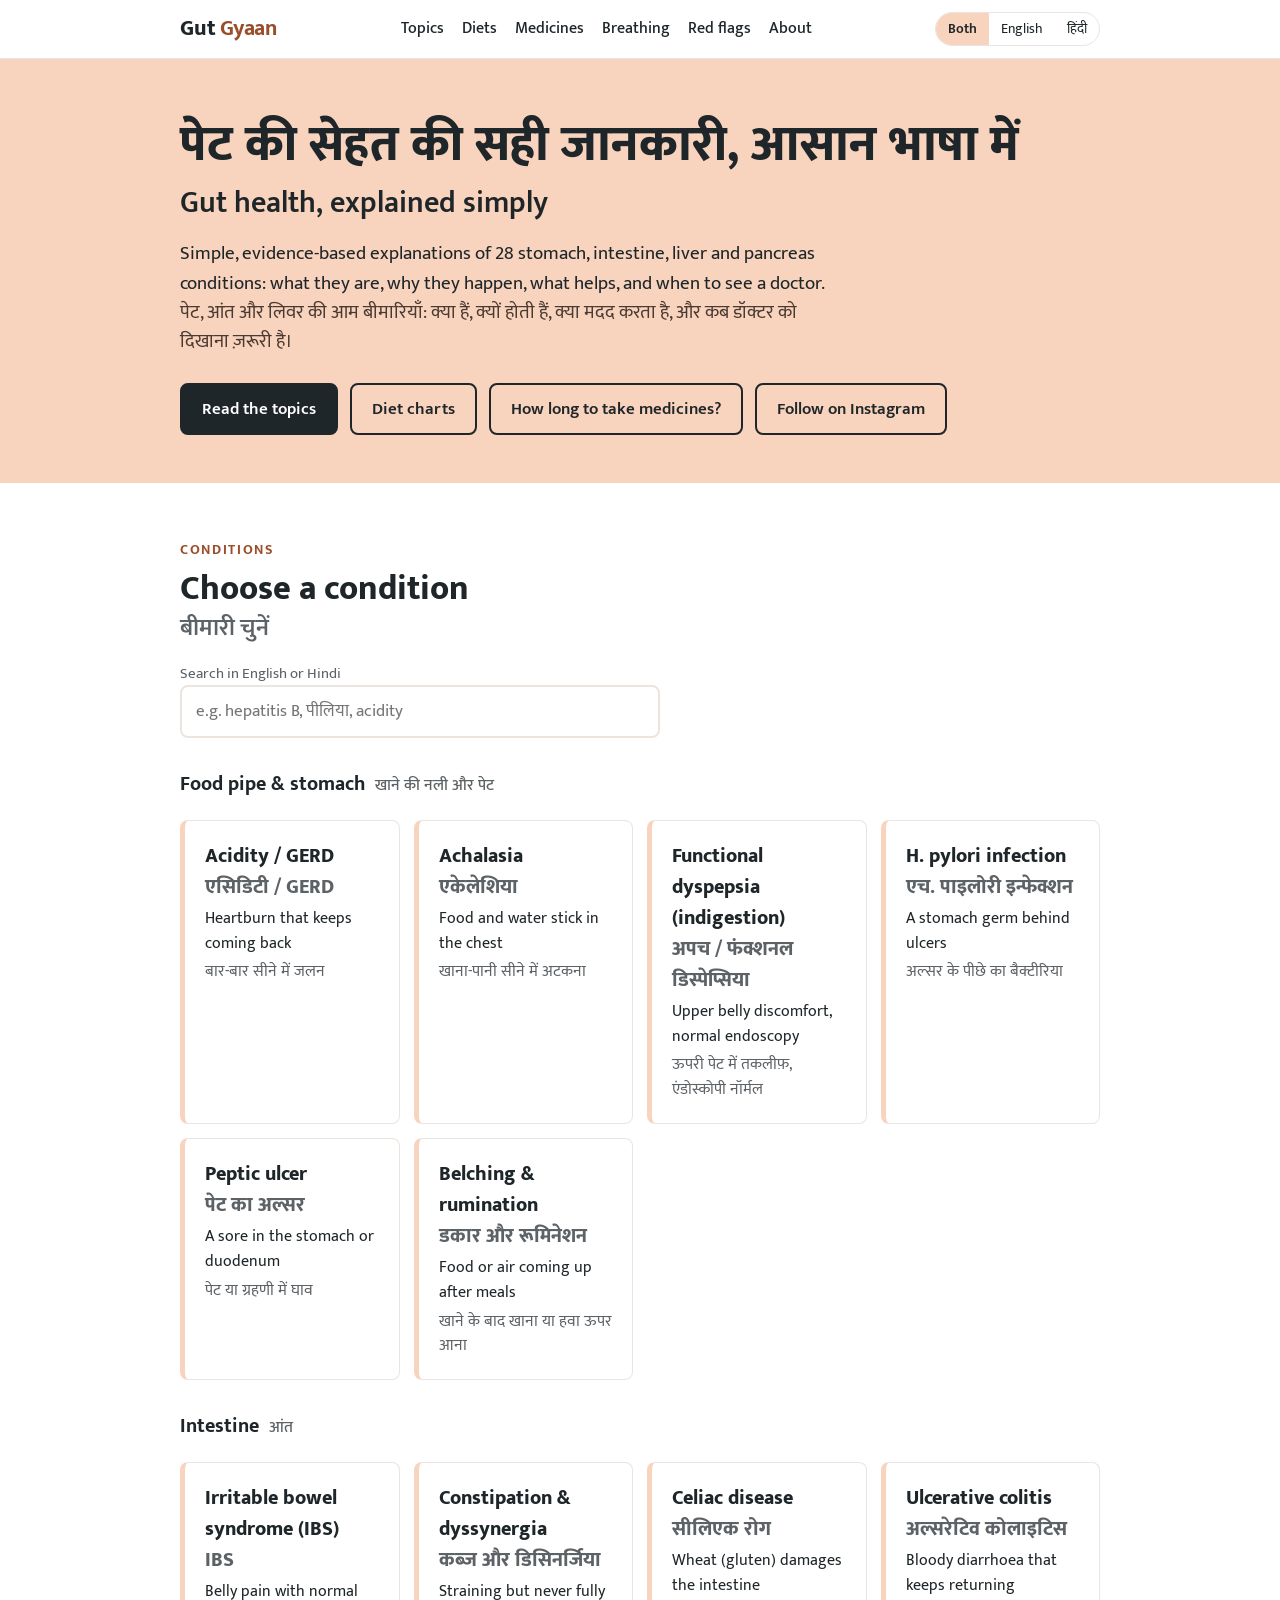
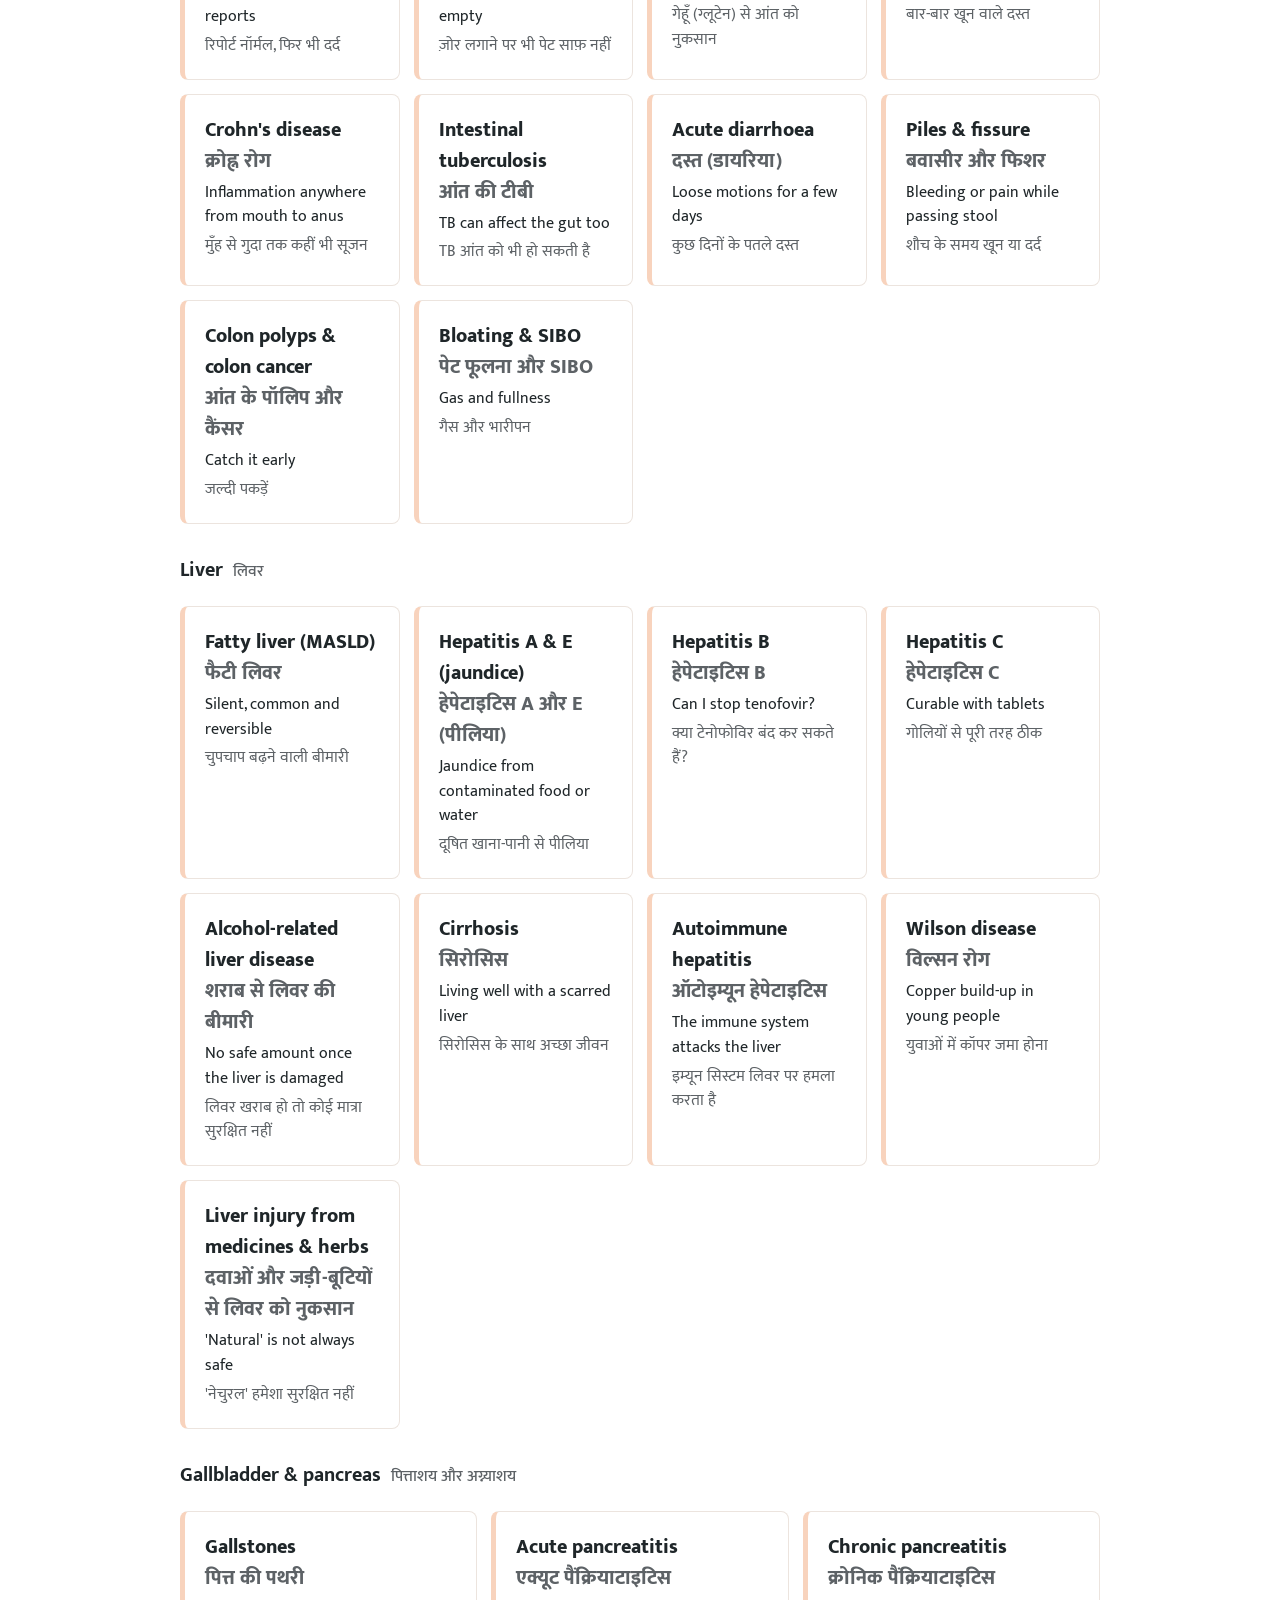
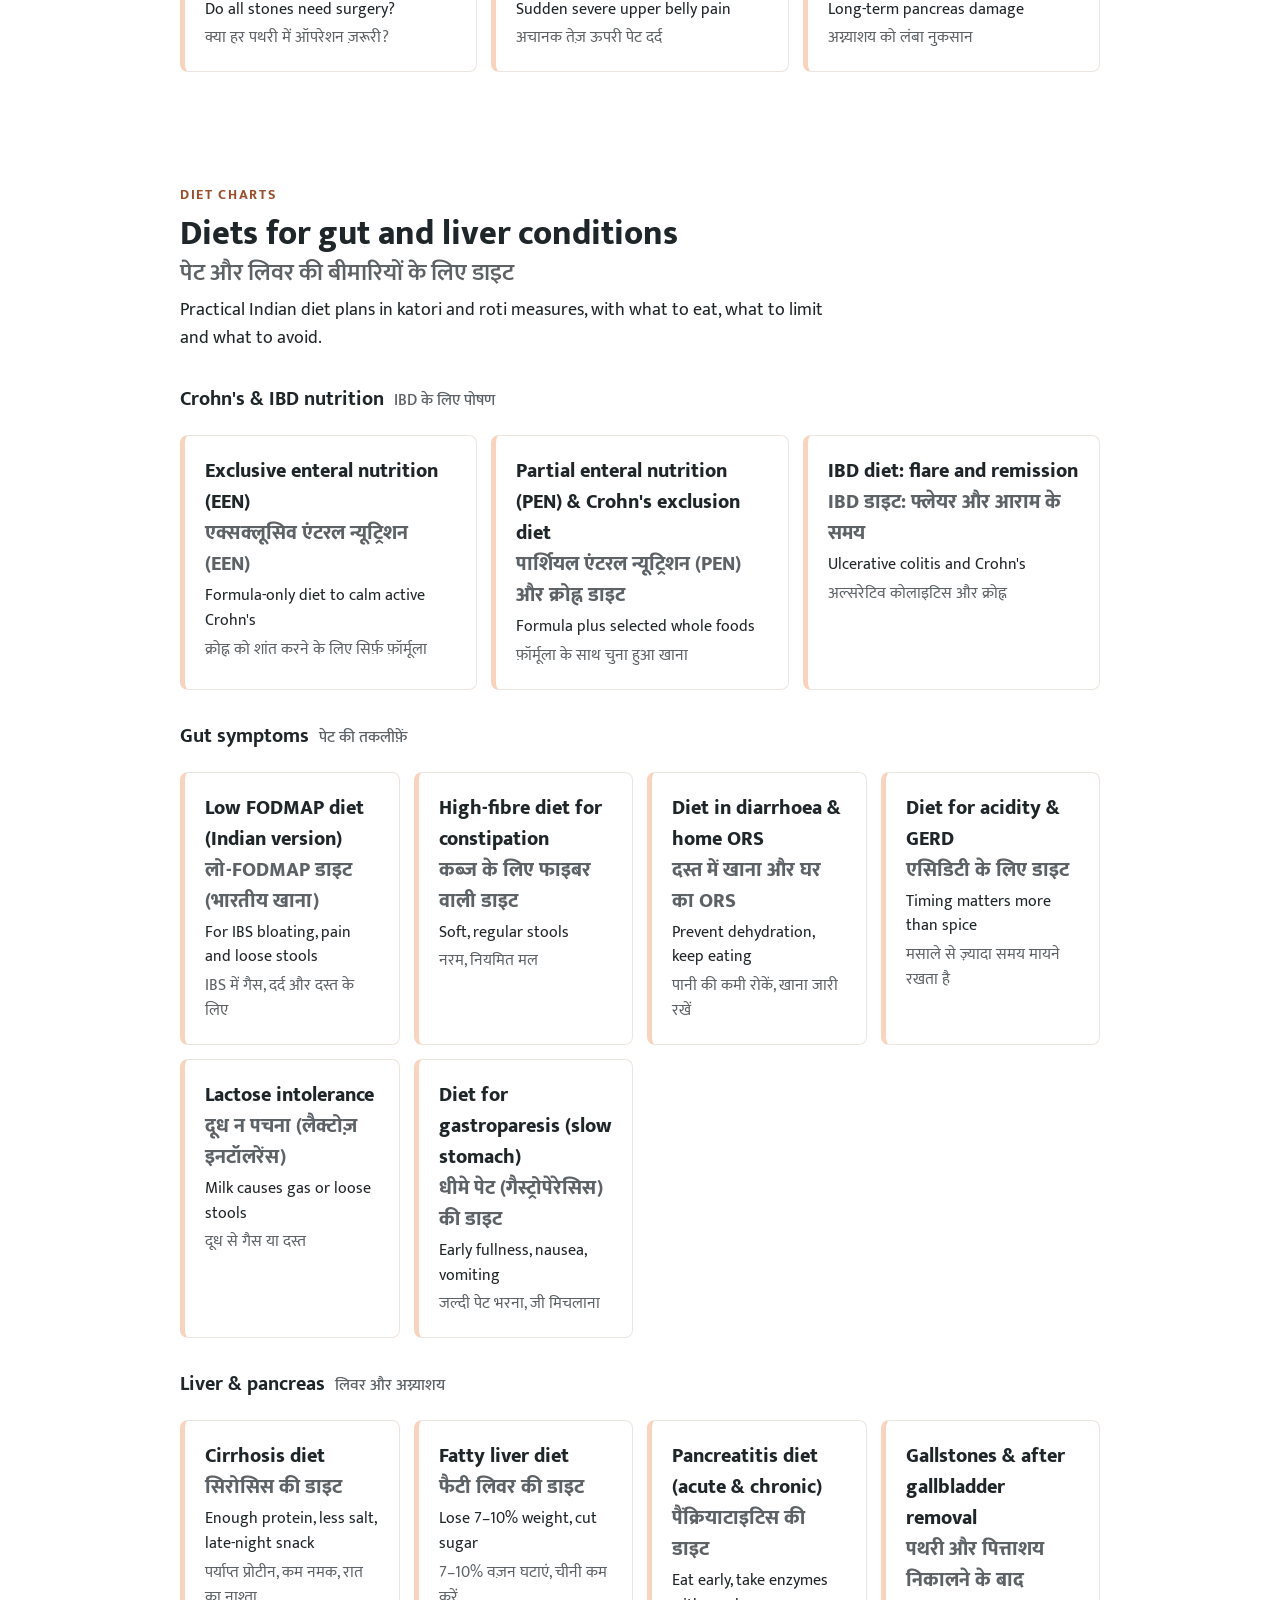
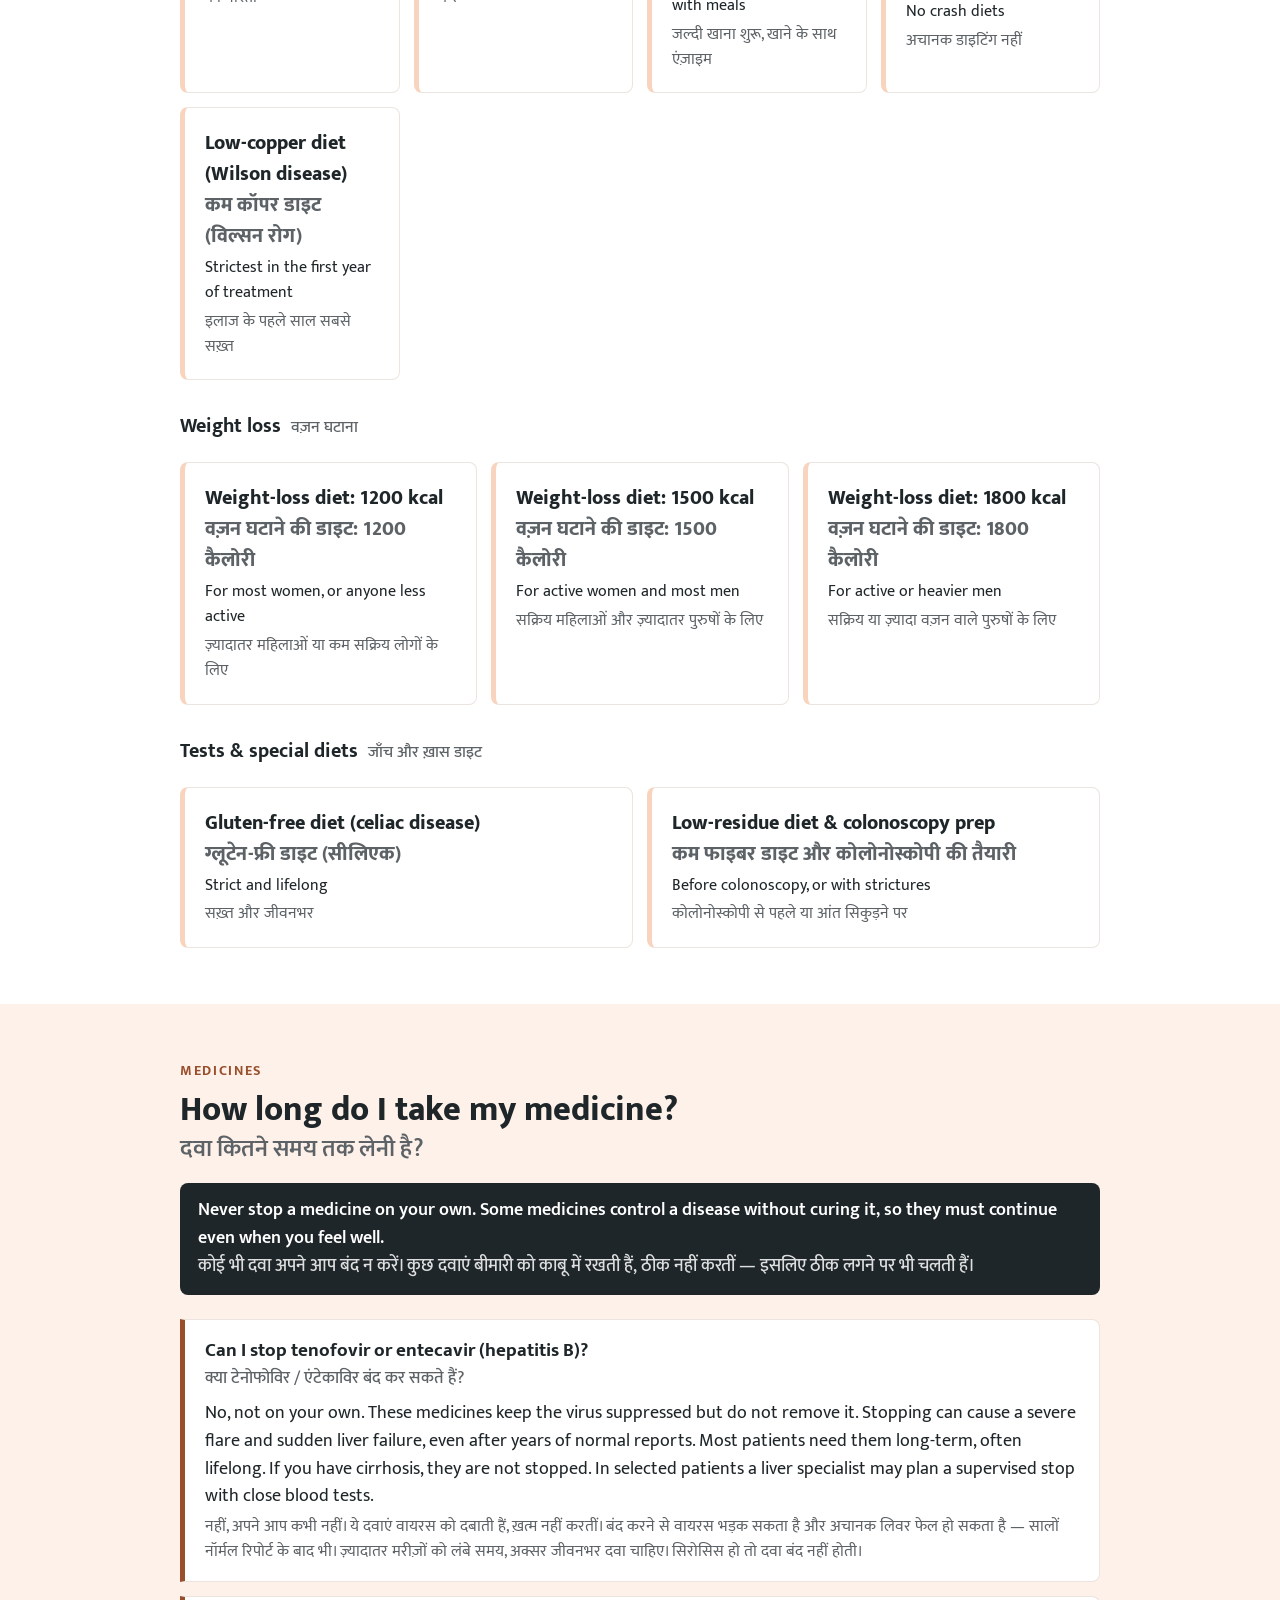
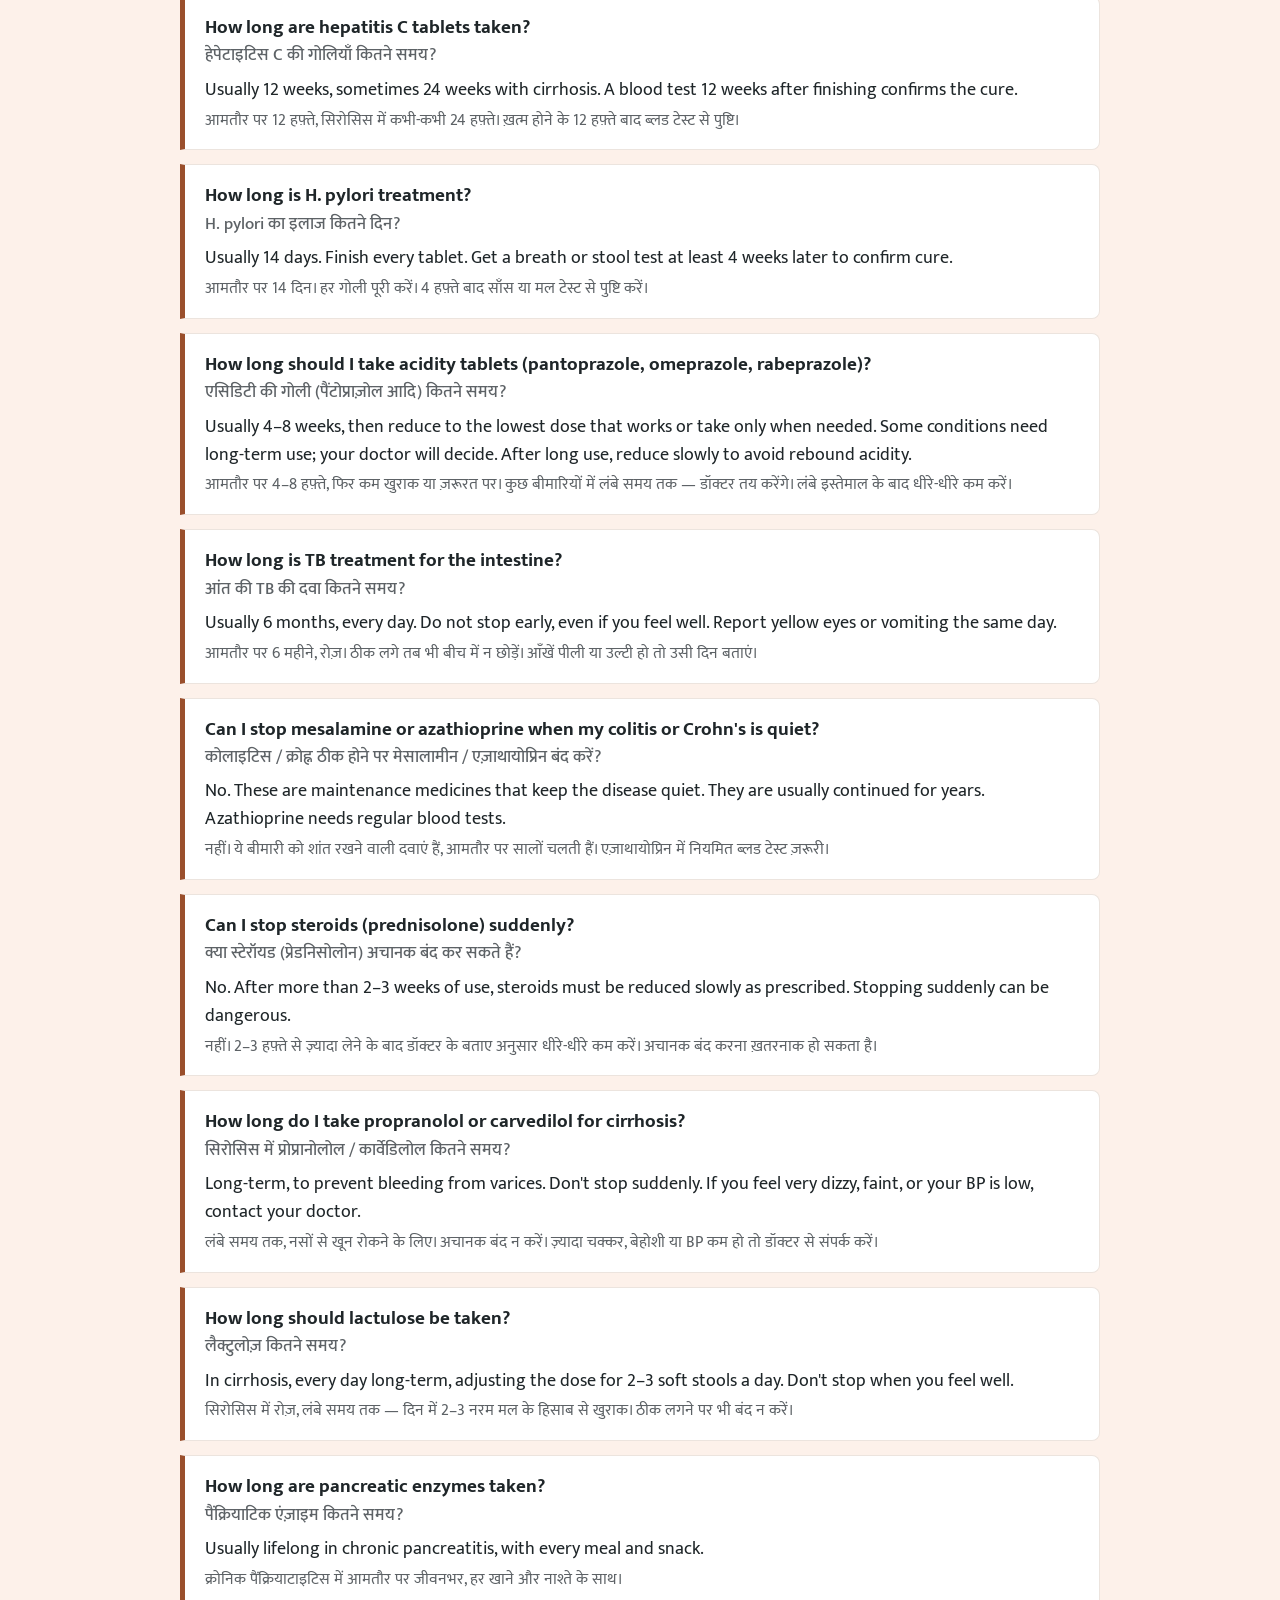
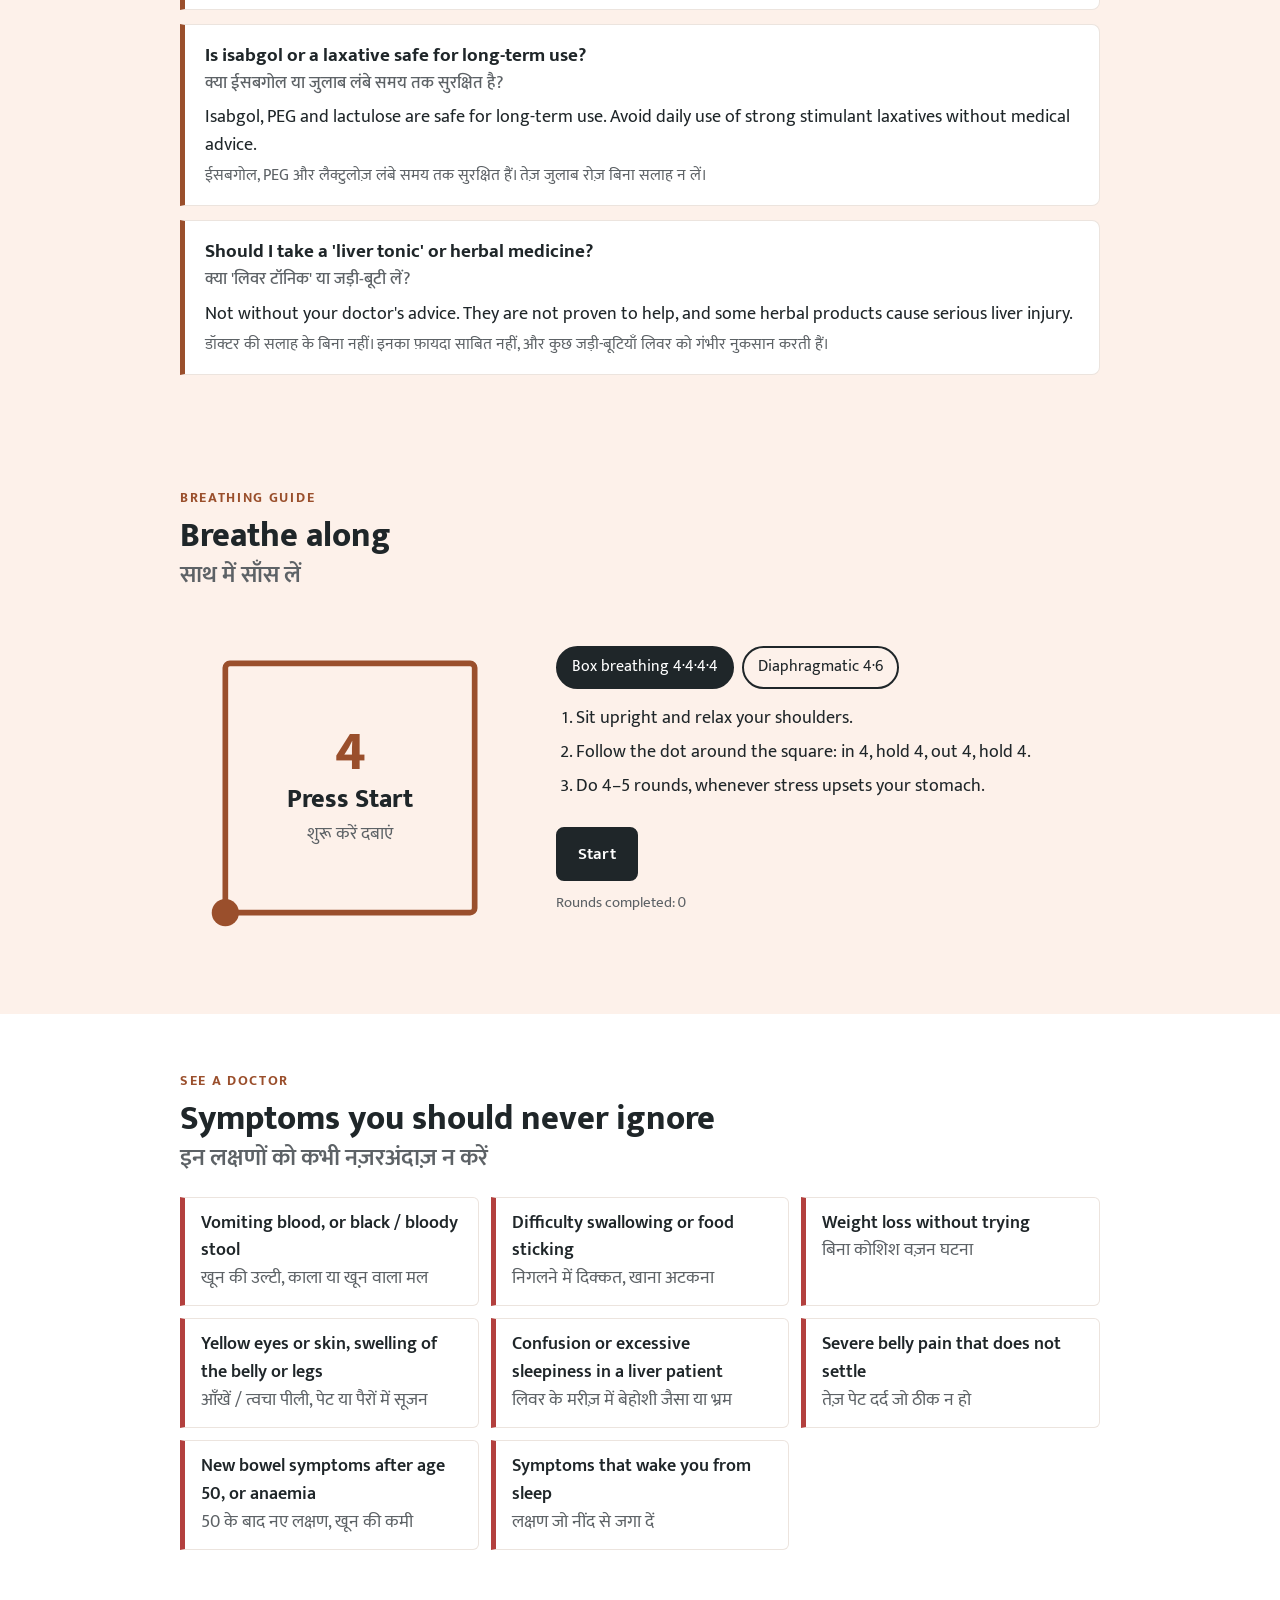
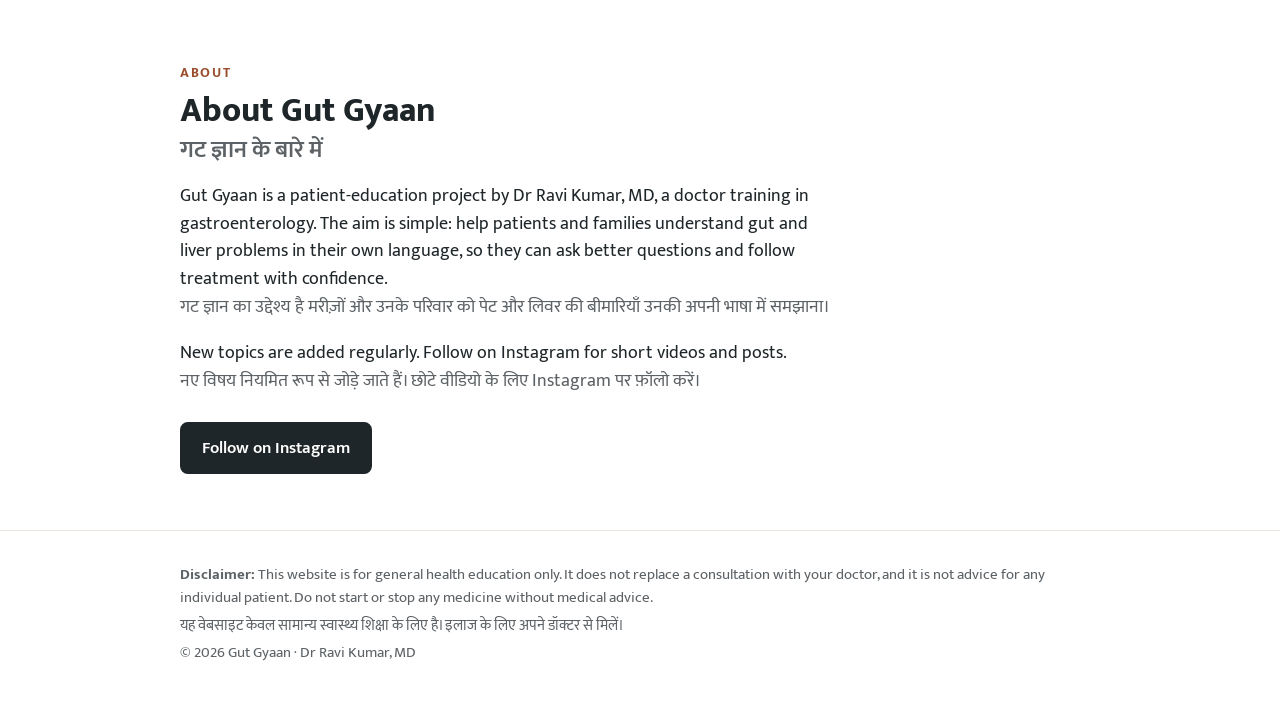
<file: index.html>
<!DOCTYPE html>
<html lang="en">
<head>
<meta charset="utf-8">
<meta name="viewport" content="width=device-width, initial-scale=1">
<title>Gut Gyaan with Dr Ravi</title>
<meta name="description" content="Gut health explained simply in Hindi and English: IBS, acidity, fatty liver, constipation and breathing exercises.">
<meta name="theme-color" content="#F8D3BD">
<link rel="icon" href="assets/img/favicon.svg" type="image/svg+xml">
<meta property="og:title" content="Gut Gyaan with Dr Ravi">
<meta property="og:description" content="Gut and liver health explained simply in Hindi and English: conditions, Indian diet charts, medicine duration and breathing exercises.">
<meta property="og:type" content="website">
<link rel="preconnect" href="https://fonts.googleapis.com">
<link rel="preconnect" href="https://fonts.gstatic.com" crossorigin>
<link href="https://fonts.googleapis.com/css2?family=Mukta:wght@400;500;600;700;800&display=swap" rel="stylesheet">
<link rel="stylesheet" href="assets/css/style.css">

</head>
<body data-lang="both">
<header>
  <div class="bar">
    <a class="logo" href="#top">Gut <b>Gyaan</b></a>
    <nav aria-label="Main">
      <a href="#topics">Topics</a>
      <a href="#diets">Diets</a>
      <a href="#medicines">Medicines</a>
      <a href="#breathing">Breathing</a>
      <a href="#red-flags">Red flags</a>
      <a href="#about">About</a>
    </nav>
    <div class="lang" role="group" aria-label="Language">
      <button id="lang-both" data-l="both" aria-pressed="true">Both</button>
      <button id="lang-en" data-l="en" aria-pressed="false">English</button>
      <button id="lang-hi" data-l="hi" aria-pressed="false">हिंदी</button>
    </div>
  </div>
</header>

<main id="top">
<div id="home">
<div class="hero">
  <div class="wrap">
    <h1><span class="hi" lang="hi">पेट की सेहत की सही जानकारी, आसान भाषा में</span><span class="en">Gut health, explained simply</span></h1>
    <div class="lede">
      <span class="en">Simple, evidence-based explanations of 28 stomach, intestine, liver and pancreas conditions: what they are, why they happen, what helps, and when to see a doctor.</span>
      <span class="hi" lang="hi">पेट, आंत और लिवर की आम बीमारियाँ: क्या हैं, क्यों होती हैं, क्या मदद करता है, और कब डॉक्टर को दिखाना ज़रूरी है।</span>
    </div>
    <div class="cta">
      <a class="btn primary" href="#topics">Read the topics</a>
      <a class="btn" href="#diets">Diet charts</a>
      <a class="btn" href="#medicines">How long to take medicines?</a>
      <a class="btn" href="https://www.instagram.com/gutgyaan/" target="_blank" rel="noopener">Follow on Instagram</a>
    </div>
  </div>
</div>


<section id="topics">
  <div class="wrap">
    <p class="kicker">Conditions</p>
    <h2 class="sec-title"><span class="en">Choose a condition</span><span class="hi" lang="hi">बीमारी चुनें</span></h2>
    <div class="search"><label for="q" class="en" style="font-size:15px;color:var(--muted)">Search in English or Hindi</label>
      <input id="q" type="search" placeholder="e.g. hepatitis B, पीलिया, acidity" autocomplete="off"></div>
    <div id="groups"></div>
    <p class="empty" id="empty" hidden>No condition matches. Try another word.</p>
  </div>
</section>
<section id="diets">
  <div class="wrap">
    <p class="kicker">Diet charts</p>
    <h2 class="sec-title"><span class="en">Diets for gut and liver conditions</span><span class="hi" lang="hi">पेट और लिवर की बीमारियों के लिए डाइट</span></h2>
    <p class="en" style="max-width:65ch;margin-top:10px">Practical Indian diet plans in katori and roti measures, with what to eat, what to limit and what to avoid.</p>
    <div id="dgroups"></div>
  </div>
</section>
<section id="medicines" style="background:var(--peach-soft)">
  <div class="wrap">
    <p class="kicker">Medicines</p>
    <h2 class="sec-title"><span class="en">How long do I take my medicine?</span><span class="hi" lang="hi">दवा कितने समय तक लेनी है?</span></h2>
    <div class="rule"><span class="en">Never stop a medicine on your own. Some medicines control a disease without curing it, so they must continue even when you feel well.</span>
    <span class="hi" lang="hi">कोई भी दवा अपने आप बंद न करें। कुछ दवाएं बीमारी को काबू में रखती हैं, ठीक नहीं करतीं — इसलिए ठीक लगने पर भी चलती हैं।</span></div>
    <div class="faq" id="faq"></div>
  </div>
</section>
<section id="breathing" class="breath">
  <div class="wrap">
    <p class="kicker">Breathing guide</p>
    <h2 class="sec-title"><span class="en">Breathe along</span><span class="hi" lang="hi">साथ में साँस लें</span></h2>
    <div class="tool">
      <div class="stage">
        <svg id="shape" viewBox="0 0 300 300" aria-hidden="true">
          <rect id="sq" x="40" y="40" width="220" height="220" fill="none" stroke="var(--accent)" stroke-width="5" rx="4"/>
          <circle id="ring" cx="150" cy="150" r="70" fill="var(--peach)" stroke="var(--accent)" stroke-width="4" style="display:none"/>
          <circle id="dot" cx="40" cy="260" r="12" fill="var(--accent)"/>
        </svg>
        <div class="phase" aria-live="polite">
          <span class="count" id="count">4</span>
          <span class="p-en" id="p-en">Press Start</span>
          <span class="p-hi" id="p-hi" lang="hi">शुरू करें दबाएं</span>
        </div>
      </div>
      <div>
        <div class="modes" role="group" aria-label="Exercise">
          <button id="mode-box" aria-pressed="true">Box breathing 4·4·4·4</button>
          <button id="mode-dia" aria-pressed="false">Diaphragmatic 4·6</button>
        </div>
        <div class="howto" id="howto"></div>
        <div class="cta"><button class="btn primary" id="go">Start</button></div>
        <p class="rounds" id="rounds">Rounds completed: 0</p>
      </div>
    </div>
  </div>
</section>


<section id="red-flags">
  <div class="wrap">
    <p class="kicker">See a doctor</p>
    <h2 class="sec-title"><span class="en">Symptoms you should never ignore</span><span class="hi" lang="hi">इन लक्षणों को कभी नज़रअंदाज़ न करें</span></h2>
    <div class="flags">
      <div class="flag"><span class="en">Vomiting blood, or black / bloody stool</span><span class="hi" lang="hi">खून की उल्टी, काला या खून वाला मल</span></div>
      <div class="flag"><span class="en">Difficulty swallowing or food sticking</span><span class="hi" lang="hi">निगलने में दिक्कत, खाना अटकना</span></div>
      <div class="flag"><span class="en">Weight loss without trying</span><span class="hi" lang="hi">बिना कोशिश वज़न घटना</span></div>
      <div class="flag"><span class="en">Yellow eyes or skin, swelling of the belly or legs</span><span class="hi" lang="hi">आँखें / त्वचा पीली, पेट या पैरों में सूजन</span></div>
      <div class="flag"><span class="en">Confusion or excessive sleepiness in a liver patient</span><span class="hi" lang="hi">लिवर के मरीज़ में बेहोशी जैसा या भ्रम</span></div>
      <div class="flag"><span class="en">Severe belly pain that does not settle</span><span class="hi" lang="hi">तेज़ पेट दर्द जो ठीक न हो</span></div>
      <div class="flag"><span class="en">New bowel symptoms after age 50, or anaemia</span><span class="hi" lang="hi">50 के बाद नए लक्षण, खून की कमी</span></div>
      <div class="flag"><span class="en">Symptoms that wake you from sleep</span><span class="hi" lang="hi">लक्षण जो नींद से जगा दें</span></div>
    </div>
  </div>
</section>


<section id="about" class="about">
  <div class="wrap">
    <p class="kicker">About</p>
    <h2 class="sec-title"><span class="en">About Gut Gyaan</span><span class="hi" lang="hi">गट ज्ञान के बारे में</span></h2>
    <p><span class="en">Gut Gyaan is a patient-education project by Dr Ravi Kumar, MD, a doctor training in gastroenterology. The aim is simple: help patients and families understand gut and liver problems in their own language, so they can ask better questions and follow treatment with confidence.</span>
    <span class="hi" lang="hi">गट ज्ञान का उद्देश्य है मरीज़ों और उनके परिवार को पेट और लिवर की बीमारियाँ उनकी अपनी भाषा में समझाना।</span></p>
    <p><span class="en">New topics are added regularly. Follow on Instagram for short videos and posts.</span>
    <span class="hi" lang="hi">नए विषय नियमित रूप से जोड़े जाते हैं। छोटे वीडियो के लिए Instagram पर फ़ॉलो करें।</span></p>
    <div class="cta"><a class="btn primary" href="https://www.instagram.com/gutgyaan/" target="_blank" rel="noopener">Follow on Instagram</a></div>
  </div>
</section>

</div>
<noscript><div class="wrap"><p class="note">Please turn on JavaScript to see the topics and diet charts.</p></div></noscript>
<div id="detail" class="detail" hidden><div class="wrap" id="detail-body"></div></div>
</main>
<footer>
  <div class="wrap">
    <p><strong>Disclaimer:</strong> This website is for general health education only. It does not replace a consultation with your doctor, and it is not advice for any individual patient. Do not start or stop any medicine without medical advice.</p>
    <p lang="hi">यह वेबसाइट केवल सामान्य स्वास्थ्य शिक्षा के लिए है। इलाज के लिए अपने डॉक्टर से मिलें।</p>
    <p>© 2026 Gut Gyaan · Dr Ravi Kumar, MD</p>
  </div>
</footer>


<script src="assets/js/content.js"></script>
<script src="assets/js/app.js"></script>
</body>
</html>
</file>
<file: assets/css/style.css>
/* Layout idea: a calm clinic handout — white page, peach title bands, one column of readable bilingual text, one interactive breathing guide. */
:root{
  --bg:#ffffff;
  --ink:#1f2629;
  --muted:#5d6266;
  --peach:#F8D3BD;
  --peach-soft:#FDF1EA;
  --accent:#9a4f2c;
  --line:#ece4de;
  --warn:#b3403e;
  --font:"Mukta","Noto Sans Devanagari","Segoe UI",system-ui,sans-serif;
  color-scheme:light;
}
@media (prefers-color-scheme:dark){:root:not([data-theme="light"]){
  --bg:#171a1c;--ink:#ecebe9;--muted:#a9a6a2;--peach:#4a3329;--peach-soft:#251f1c;--accent:#f0b08c;--line:#2f2b29;--warn:#ef8a86;color-scheme:dark}}
:root[data-theme="dark"]{--bg:#171a1c;--ink:#ecebe9;--muted:#a9a6a2;--peach:#4a3329;--peach-soft:#251f1c;--accent:#f0b08c;--line:#2f2b29;--warn:#ef8a86;color-scheme:dark}

*{box-sizing:border-box}
html{scroll-behavior:smooth}
@media (prefers-reduced-motion:reduce){html{scroll-behavior:auto}}
body{margin:0;background:var(--bg);color:var(--ink);font-family:var(--font);font-size:18px;line-height:1.55}
a{color:var(--accent)}
a:focus-visible,button:focus-visible{outline:3px solid var(--accent);outline-offset:3px;border-radius:4px}
.wrap{max-width:960px;margin:0 auto;padding:0 20px}
h1,h2,h3{text-wrap:balance;line-height:1.2;margin:0}

/* language display */
.en,.hi{display:block}
.hi{color:var(--muted)}
body[data-lang="en"] .hi{display:none}
body[data-lang="hi"] .en{display:none}
body[data-lang="hi"] .hi{color:var(--ink)}

/* header */
@media (max-width:640px){header{position:static!important}}
header{position:sticky;top:0;z-index:5;background:var(--bg);border-bottom:1px solid var(--line)}
.bar{display:flex;align-items:center;justify-content:space-between;gap:16px;padding:12px 20px;max-width:960px;margin:0 auto;flex-wrap:wrap}
.logo{font-weight:800;font-size:22px;text-decoration:none;color:var(--ink);letter-spacing:-.01em}
.logo b{color:var(--accent)}
nav{display:flex;gap:18px;flex-wrap:wrap;font-size:16px}
nav a{text-decoration:none;color:var(--ink);font-weight:500}
nav a:hover{color:var(--accent)}
.lang{display:flex;border:1px solid var(--line);border-radius:999px;overflow:hidden}
.lang button{font:inherit;font-size:14px;background:none;border:0;color:var(--ink);padding:5px 12px;cursor:pointer}
.lang button[aria-pressed="true"]{background:var(--peach);font-weight:600}

/* hero */
.hero{background:var(--peach);padding:56px 0 48px}
.hero h1 .hi{font-size:clamp(32px,5.5vw,50px);font-weight:800;color:var(--ink)}
.hero h1 .en{font-size:clamp(22px,3.2vw,30px);font-weight:600;margin-top:10px}
body[data-lang="en"] .hero h1 .en{font-size:clamp(32px,5.5vw,48px);font-weight:800}
.hero .lede{max-width:60ch;margin:18px 0 0;font-size:19px}
.hero .lede .hi{color:#4b3a31}
:root[data-theme="dark"] .hero .lede .hi{color:var(--muted)}
.cta{display:flex;gap:12px;flex-wrap:wrap;margin-top:26px}
.btn{display:inline-block;padding:11px 20px;border-radius:8px;font-weight:600;text-decoration:none;font-size:17px;border:2px solid var(--ink);color:var(--ink);background:transparent;cursor:pointer;font-family:inherit}
.btn.primary{background:var(--ink);color:var(--bg)}

/* sections */
section{padding:56px 0}
.kicker{font-size:14px;letter-spacing:.12em;text-transform:uppercase;color:var(--accent);font-weight:700;margin:0 0 8px}
.sec-title{font-size:clamp(26px,4vw,34px);font-weight:800}
.sec-title .hi{font-size:.7em;font-weight:600;margin-top:4px}

.grid{display:grid;grid-template-columns:repeat(auto-fit,minmax(200px,1fr));gap:14px;margin-top:24px}
.card{display:flex;flex-direction:column;gap:4px;padding:20px;border:1px solid var(--line);border-left:5px solid var(--peach);border-radius:8px;text-decoration:none;color:var(--ink);background:var(--bg)}
.card:hover{border-left-color:var(--accent)}
.card-k{font-weight:800;font-size:20px}
.card-t{font-size:16px}
.soon{margin-top:20px;font-size:16px;color:var(--muted)}
.chips{display:flex;flex-wrap:wrap;gap:8px;margin-top:8px}
.chip{border:1px dashed var(--line);border-radius:999px;padding:3px 12px;font-size:15px}

.topic{border-top:1px solid var(--line)}
.topic-head{background:var(--peach-soft);border-left:6px solid var(--peach);padding:22px 24px;border-radius:0 8px 8px 0}
.topic-head h2 .hi{font-size:clamp(24px,3.6vw,32px);font-weight:800;color:var(--ink)}
.topic-head h2 .en{font-size:20px;font-weight:600;margin-top:6px}
body[data-lang="en"] .topic-head h2 .en{font-size:clamp(24px,3.6vw,32px);font-weight:800}
.topic-head .sub{margin:4px 0 0;color:var(--muted)}
.blocks{display:grid;grid-template-columns:repeat(auto-fit,minmax(380px,1fr));gap:28px 40px;margin-top:28px}
@media (max-width:460px){.blocks{grid-template-columns:1fr}}
.block h3{font-size:21px;font-weight:700;padding-bottom:6px;border-bottom:2px solid var(--peach);margin-bottom:10px}
.block h3 .hi{font-size:17px;font-weight:500}
.block.warn h3{border-bottom-color:var(--warn);color:var(--warn)}
.block ul{margin:0;padding-left:20px}
.block li{margin-bottom:10px}
.block li .hi{font-size:16px}
.steps{list-style:none;padding:0;margin:0;display:flex;flex-direction:column;gap:22px}
.steps li{border:2px solid var(--peach);padding:8px 14px;border-radius:6px;margin:0;position:relative}
.steps li:last-child{border-color:var(--warn)}
.steps li:not(:last-child)::after{content:"↓";position:absolute;left:50%;bottom:-25px;transform:translateX(-50%);color:var(--accent);font-weight:700}
.note{background:var(--peach-soft);padding:10px 14px;border-radius:6px;margin:14px 0 0;font-weight:600}
.back{display:inline-block;margin-top:24px;font-size:16px}

/* breathing */
.breath{background:var(--peach-soft)}
.tool{display:grid;grid-template-columns:minmax(260px,340px) 1fr;gap:36px;align-items:center;margin-top:28px}
@media (max-width:720px){.tool{grid-template-columns:1fr}}
.stage{position:relative;aspect-ratio:1;max-width:340px;width:100%;margin:0 auto}
.stage svg{width:100%;height:100%;display:block}
.phase{position:absolute;inset:0;display:flex;flex-direction:column;align-items:center;justify-content:center;text-align:center;pointer-events:none}
.phase .p-en{font-size:26px;font-weight:800}
.phase .p-hi{font-size:18px;color:var(--muted)}
.phase .count{font-size:54px;font-weight:800;color:var(--accent);line-height:1;font-variant-numeric:tabular-nums}
.modes{display:flex;gap:8px;flex-wrap:wrap;margin-bottom:16px}
.modes button{font:inherit;font-size:16px;padding:7px 14px;border:2px solid var(--ink);background:transparent;color:var(--ink);border-radius:999px;cursor:pointer}
.modes button[aria-pressed="true"]{background:var(--ink);color:var(--bg)}
.howto ol{padding-left:20px;margin:10px 0 0}
.howto li{margin-bottom:6px}
.rounds{font-size:15px;color:var(--muted);margin-top:10px;font-variant-numeric:tabular-nums}

/* red flags */
.flags{display:grid;grid-template-columns:repeat(auto-fit,minmax(260px,1fr));gap:12px;margin-top:24px}
.flag{border-left:5px solid var(--warn);padding:12px 16px;background:var(--bg);border-top:1px solid var(--line);border-right:1px solid var(--line);border-bottom:1px solid var(--line);border-radius:0 6px 6px 0}
.flag .en{font-weight:600}

.about p{max-width:65ch}
footer{border-top:1px solid var(--line);padding:28px 0 40px;font-size:15px;color:var(--muted)}
footer p{margin:4px 0}

[hidden]{display:none!important}
.search{margin-top:20px;max-width:480px}
.search input{width:100%;font:inherit;font-size:17px;padding:11px 14px;border:2px solid var(--line);border-radius:8px;background:var(--bg);color:var(--ink)}
.search input:focus{outline:none;border-color:var(--accent)}
.organ{margin-top:34px}
.organ h3{font-size:20px;font-weight:700;display:flex;gap:10px;align-items:baseline;flex-wrap:wrap}
.organ h3 .hi{display:inline;font-size:16px;font-weight:500}
body[data-lang="en"] .organ h3 .hi{display:none}
.empty{color:var(--muted);margin-top:20px}
.block.dur{background:var(--peach-soft);padding:16px 18px;border-radius:8px}
.block.dur h3{border-bottom-color:var(--accent)}
.detail{padding:36px 0 56px}
.crumbs{font-size:16px;margin-bottom:18px;display:flex;gap:16px;flex-wrap:wrap}
.pager{display:flex;justify-content:space-between;gap:12px;flex-wrap:wrap;margin-top:36px;border-top:1px solid var(--line);padding-top:18px;font-size:16px}
.faq{display:grid;gap:14px;margin-top:24px}
.qa{border:1px solid var(--line);border-left:5px solid var(--accent);border-radius:0 8px 8px 0;padding:16px 20px;background:var(--bg)}
.qa .q{font-weight:700;font-size:19px}
.qa .q .hi{font-weight:500;font-size:17px}
.qa .a{margin-top:8px}
.qa .a .hi{font-size:16px;margin-top:4px}
.rule{background:var(--ink);color:var(--bg);padding:14px 18px;border-radius:8px;margin-top:20px;font-weight:600}
.rule .hi{color:var(--bg);opacity:.85;font-weight:500}

.block.full{grid-column:1/-1}
.fcols{display:grid;grid-template-columns:repeat(auto-fit,minmax(220px,1fr));gap:14px}
.fcol{border-radius:8px;padding:12px 16px;border:1px solid var(--line)}
.fcol h4{margin:0 0 8px;font-size:17px}
.fcol h4 .hi{display:inline;margin-left:8px;font-size:15px}
body[data-lang="en"] .fcol h4 .hi{display:none}
.fcol.eat{border-top:5px solid #3f8f5b}.fcol.lim{border-top:5px solid #d39a2b}.fcol.avo{border-top:5px solid var(--warn)}
.fcol ul{padding-left:18px;margin:0}.fcol li{margin-bottom:6px;font-size:16px}
.tw{overflow-x:auto}
.block table{width:100%;border-collapse:collapse;font-size:16px;margin-top:4px}
.block th,.block td{border:1px solid var(--line);padding:8px 10px;text-align:left;vertical-align:top}
.block th{background:var(--peach-soft)}
.block td:last-child{font-variant-numeric:tabular-nums}
.block tr.tot td{font-weight:700;background:var(--peach-soft)}
.tfoot{font-size:14px;color:var(--muted);margin:6px 0 0}
.dietlinks{margin-top:28px}.dietlinks h3{font-size:19px;margin-bottom:6px}
.dietlinks .chip{text-decoration:none;color:var(--accent);border-style:solid;border-color:var(--accent)}
@media print{header,footer,.crumbs,.pager,.noprint,.lang{display:none!important}body{font-size:12pt}.blocks{display:block}.block{margin-bottom:14px;break-inside:avoid}}

/* anchor targets land below the sticky header */
section{scroll-margin-top:72px}
</file>
